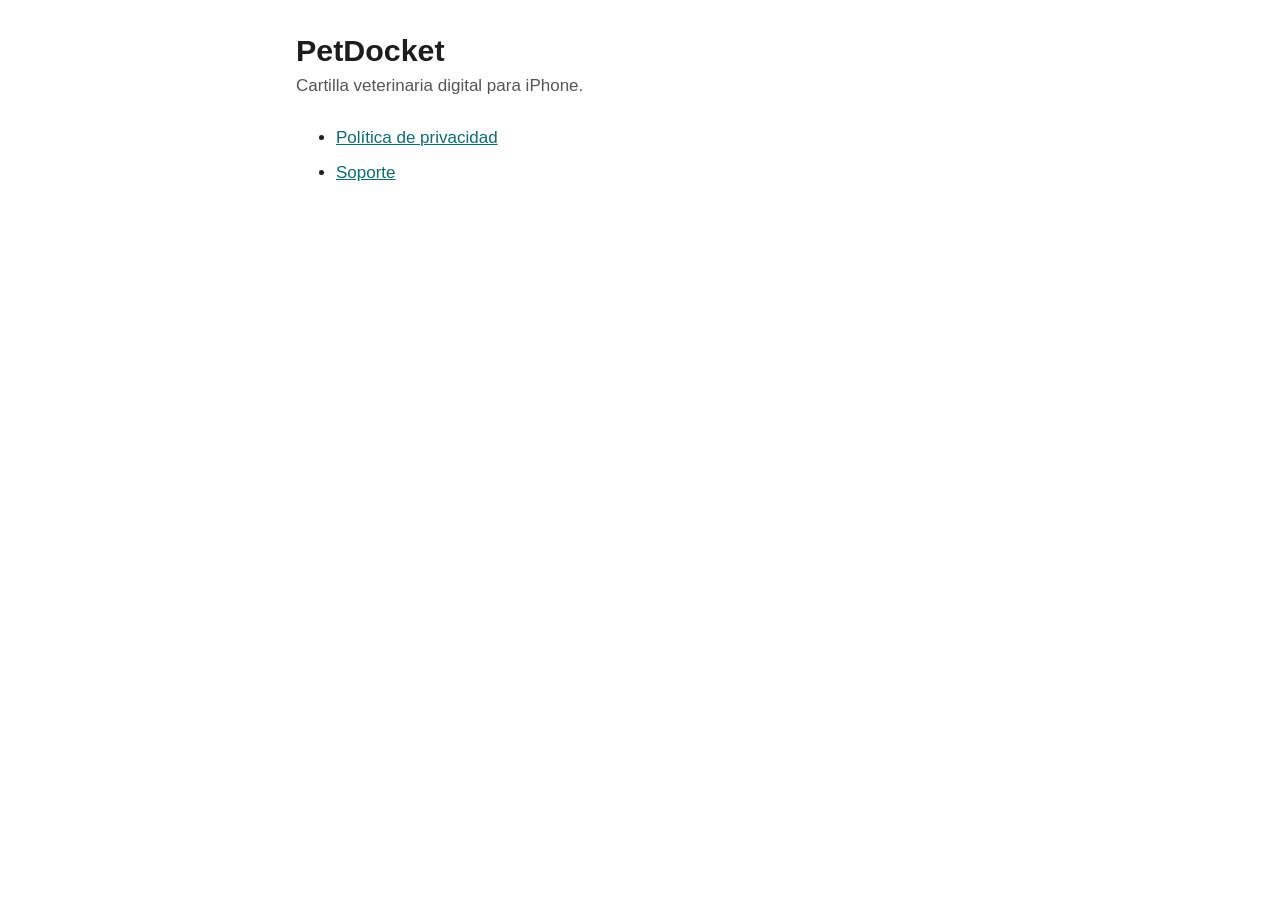
<file: index.html>
<!doctype html>
<html lang="es"><head><meta charset="utf-8"><meta name="viewport" content="width=device-width,initial-scale=1">
<title>PetDocket</title><link rel="stylesheet" href="style.css"></head>
<body><main>
<h1>PetDocket</h1>
<p class="meta">Cartilla veterinaria digital para iPhone.</p>
<ul>
<li><a href="privacidad.html">Política de privacidad</a></li>
<li><a href="soporte.html">Soporte</a></li>
</ul>
</main></body></html>
</file>
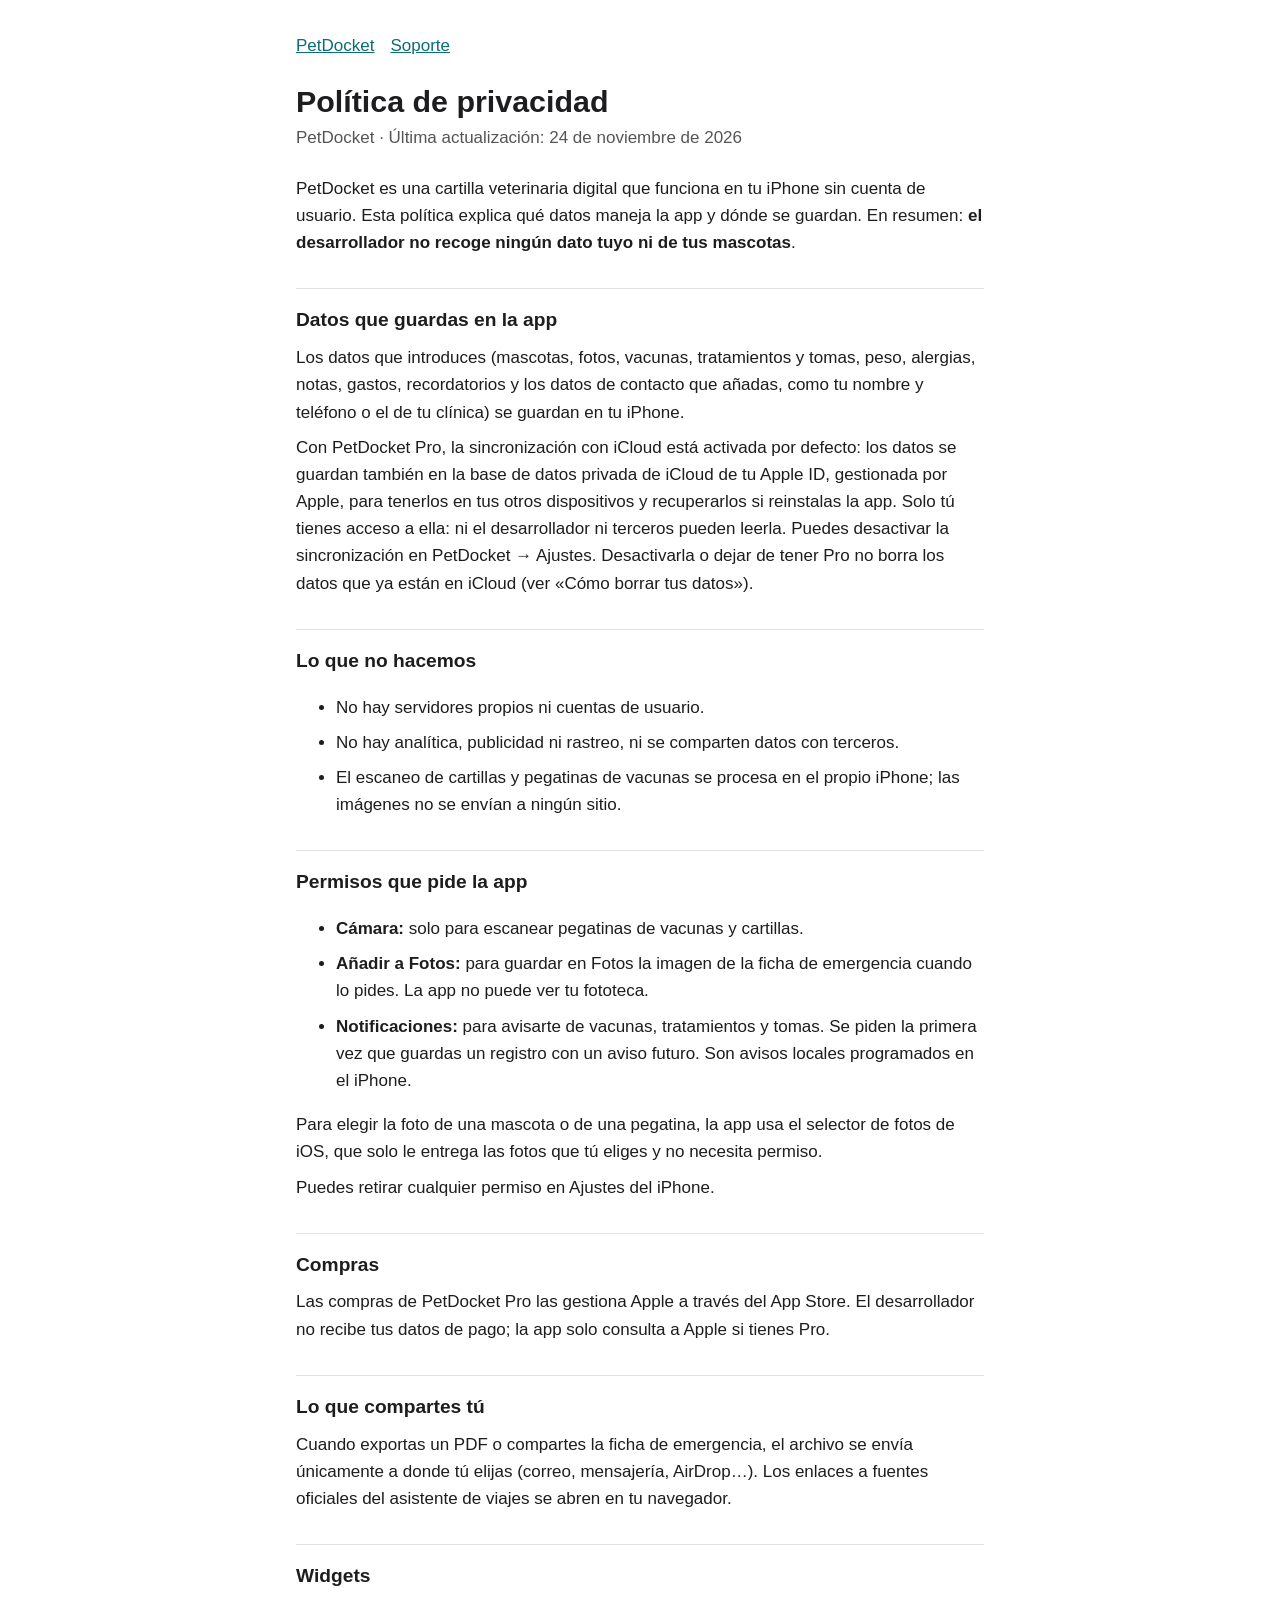
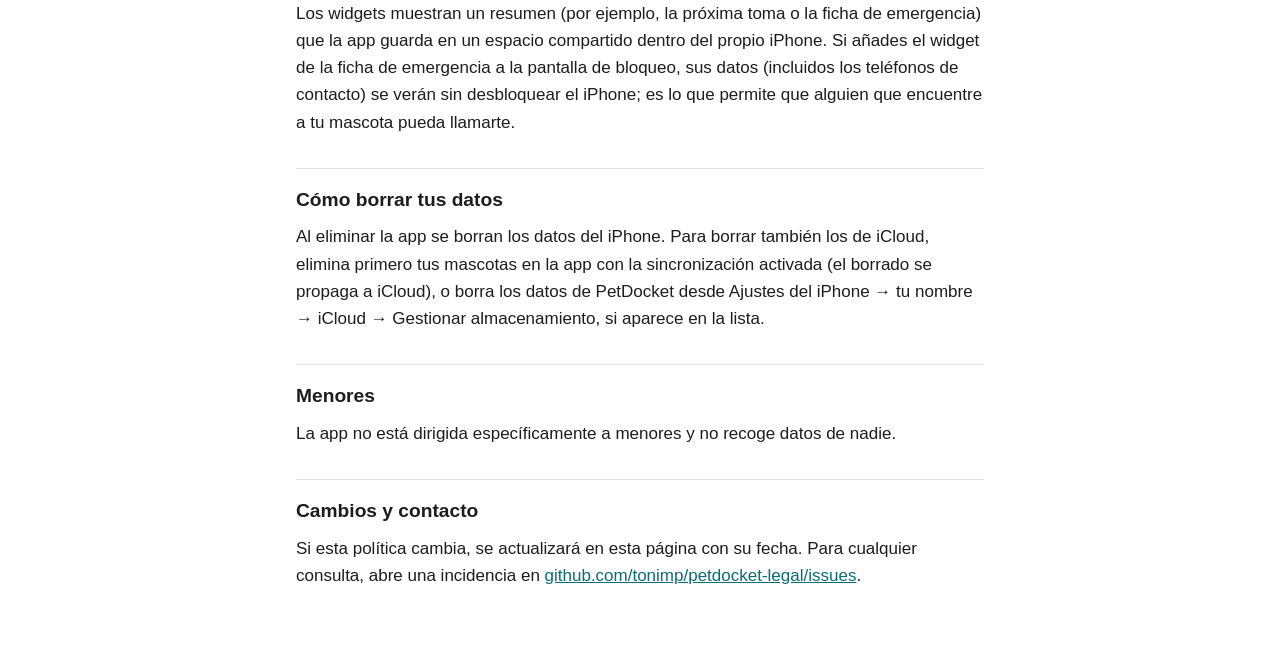
<file: privacidad.html>
<!doctype html>
<html lang="es"><head><meta charset="utf-8"><meta name="viewport" content="width=device-width,initial-scale=1">
<title>Política de privacidad de PetDocket</title><link rel="stylesheet" href="style.css"></head>
<body><main>
<nav><a href="index.html">PetDocket</a><a href="soporte.html">Soporte</a></nav>
<h1>Política de privacidad</h1>
<p class="meta">PetDocket · Última actualización: 24 de noviembre de 2026</p>

<p>PetDocket es una cartilla veterinaria digital que funciona en tu iPhone sin cuenta de usuario. Esta política explica qué datos maneja la app y dónde se guardan. En resumen: <strong>el desarrollador no recoge ningún dato tuyo ni de tus mascotas</strong>.</p>

<h2>Datos que guardas en la app</h2>
<p>Los datos que introduces (mascotas, fotos, vacunas, tratamientos y tomas, peso, alergias, notas, gastos, recordatorios y los datos de contacto que añadas, como tu nombre y teléfono o el de tu clínica) se guardan en tu iPhone.</p>
<p>Con PetDocket Pro, la sincronización con iCloud está activada por defecto: los datos se guardan también en la base de datos privada de iCloud de tu Apple ID, gestionada por Apple, para tenerlos en tus otros dispositivos y recuperarlos si reinstalas la app. Solo tú tienes acceso a ella: ni el desarrollador ni terceros pueden leerla. Puedes desactivar la sincronización en PetDocket → Ajustes. Desactivarla o dejar de tener Pro no borra los datos que ya están en iCloud (ver «Cómo borrar tus datos»).</p>

<h2>Lo que no hacemos</h2>
<ul>
<li>No hay servidores propios ni cuentas de usuario.</li>
<li>No hay analítica, publicidad ni rastreo, ni se comparten datos con terceros.</li>
<li>El escaneo de cartillas y pegatinas de vacunas se procesa en el propio iPhone; las imágenes no se envían a ningún sitio.</li>
</ul>

<h2>Permisos que pide la app</h2>
<ul>
<li><strong>Cámara:</strong> solo para escanear pegatinas de vacunas y cartillas.</li>
<li><strong>Añadir a Fotos:</strong> para guardar en Fotos la imagen de la ficha de emergencia cuando lo pides. La app no puede ver tu fototeca.</li>
<li><strong>Notificaciones:</strong> para avisarte de vacunas, tratamientos y tomas. Se piden la primera vez que guardas un registro con un aviso futuro. Son avisos locales programados en el iPhone.</li>
</ul>
<p>Para elegir la foto de una mascota o de una pegatina, la app usa el selector de fotos de iOS, que solo le entrega las fotos que tú eliges y no necesita permiso.</p>
<p>Puedes retirar cualquier permiso en Ajustes del iPhone.</p>

<h2>Compras</h2>
<p>Las compras de PetDocket Pro las gestiona Apple a través del App Store. El desarrollador no recibe tus datos de pago; la app solo consulta a Apple si tienes Pro.</p>

<h2>Lo que compartes tú</h2>
<p>Cuando exportas un PDF o compartes la ficha de emergencia, el archivo se envía únicamente a donde tú elijas (correo, mensajería, AirDrop…). Los enlaces a fuentes oficiales del asistente de viajes se abren en tu navegador.</p>

<h2>Widgets</h2>
<p>Los widgets muestran un resumen (por ejemplo, la próxima toma o la ficha de emergencia) que la app guarda en un espacio compartido dentro del propio iPhone. Si añades el widget de la ficha de emergencia a la pantalla de bloqueo, sus datos (incluidos los teléfonos de contacto) se verán sin desbloquear el iPhone; es lo que permite que alguien que encuentre a tu mascota pueda llamarte.</p>

<h2>Cómo borrar tus datos</h2>
<p>Al eliminar la app se borran los datos del iPhone. Para borrar también los de iCloud, elimina primero tus mascotas en la app con la sincronización activada (el borrado se propaga a iCloud), o borra los datos de PetDocket desde Ajustes del iPhone → tu nombre → iCloud → Gestionar almacenamiento, si aparece en la lista.</p>

<h2>Menores</h2>
<p>La app no está dirigida específicamente a menores y no recoge datos de nadie.</p>

<h2>Cambios y contacto</h2>
<p>Si esta política cambia, se actualizará en esta página con su fecha. Para cualquier consulta, abre una incidencia en <a href="https://github.com/tonimp/petdocket-legal/issues/new">github.com/tonimp/petdocket-legal/issues</a>.</p>
</main></body></html>
</file>
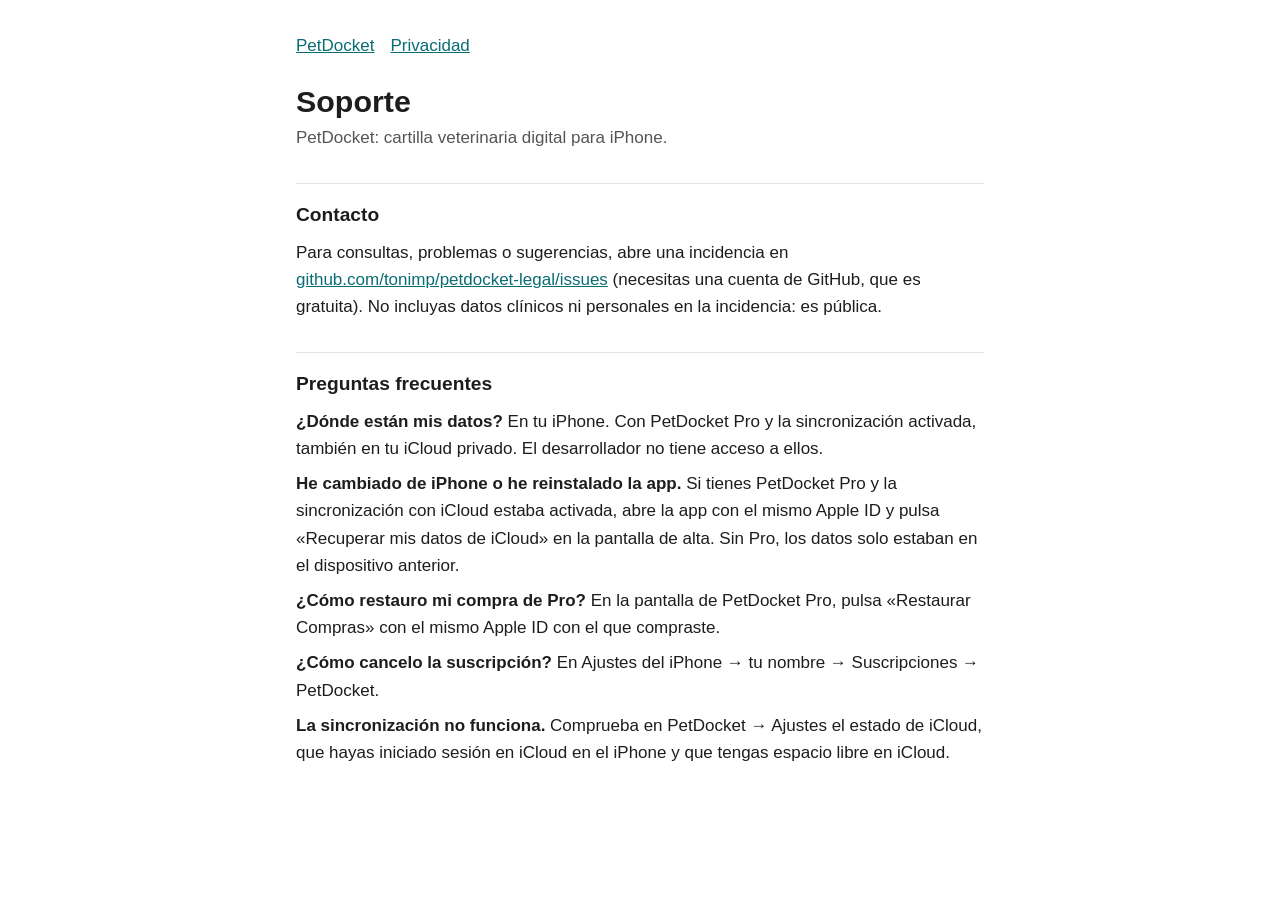
<file: soporte.html>
<!doctype html>
<html lang="es"><head><meta charset="utf-8"><meta name="viewport" content="width=device-width,initial-scale=1">
<title>Soporte de PetDocket</title><link rel="stylesheet" href="style.css"></head>
<body><main>
<nav><a href="index.html">PetDocket</a><a href="privacidad.html">Privacidad</a></nav>
<h1>Soporte</h1>
<p class="meta">PetDocket: cartilla veterinaria digital para iPhone.</p>

<h2>Contacto</h2>
<p>Para consultas, problemas o sugerencias, abre una incidencia en
<a href="https://github.com/tonimp/petdocket-legal/issues/new">github.com/tonimp/petdocket-legal/issues</a>
(necesitas una cuenta de GitHub, que es gratuita). No incluyas datos clínicos ni personales en la incidencia: es pública.</p>

<h2>Preguntas frecuentes</h2>
<p><strong>¿Dónde están mis datos?</strong> En tu iPhone. Con PetDocket Pro y la sincronización activada, también en tu iCloud privado. El desarrollador no tiene acceso a ellos.</p>
<p><strong>He cambiado de iPhone o he reinstalado la app.</strong> Si tienes PetDocket Pro y la sincronización con iCloud estaba activada, abre la app con el mismo Apple ID y pulsa «Recuperar mis datos de iCloud» en la pantalla de alta. Sin Pro, los datos solo estaban en el dispositivo anterior.</p>
<p><strong>¿Cómo restauro mi compra de Pro?</strong> En la pantalla de PetDocket Pro, pulsa «Restaurar Compras» con el mismo Apple ID con el que compraste.</p>
<p><strong>¿Cómo cancelo la suscripción?</strong> En Ajustes del iPhone → tu nombre → Suscripciones → PetDocket.</p>
<p><strong>La sincronización no funciona.</strong> Comprueba en PetDocket → Ajustes el estado de iCloud, que hayas iniciado sesión en iCloud en el iPhone y que tengas espacio libre en iCloud.</p>
</main></body></html>
</file>
<file: style.css>
:root{--bg:#ffffff;--fg:#1d1d1f;--muted:#555;--accent:#0a6c74;--line:#e2e2e2}
@media (prefers-color-scheme:dark){:root{--bg:#111214;--fg:#f2f2f4;--muted:#b0b0b6;--accent:#5cc6cf;--line:#2c2d30}}
*{box-sizing:border-box}body{margin:0;background:var(--bg);color:var(--fg);font:17px/1.6 -apple-system,BlinkMacSystemFont,"Segoe UI",Roboto,sans-serif}
main{max-width:720px;margin:0 auto;padding:32px 16px 64px}h1{font-size:1.9rem;line-height:1.2;margin:0 0 4px}
h2{font-size:1.2rem;margin:32px 0 8px;padding-top:16px;border-top:1px solid var(--line)}p,li{margin:8px 0}.meta{color:var(--muted);margin:0 0 24px}
a{color:var(--accent)}nav{margin-bottom:24px}nav a{margin-right:16px}
</file>
